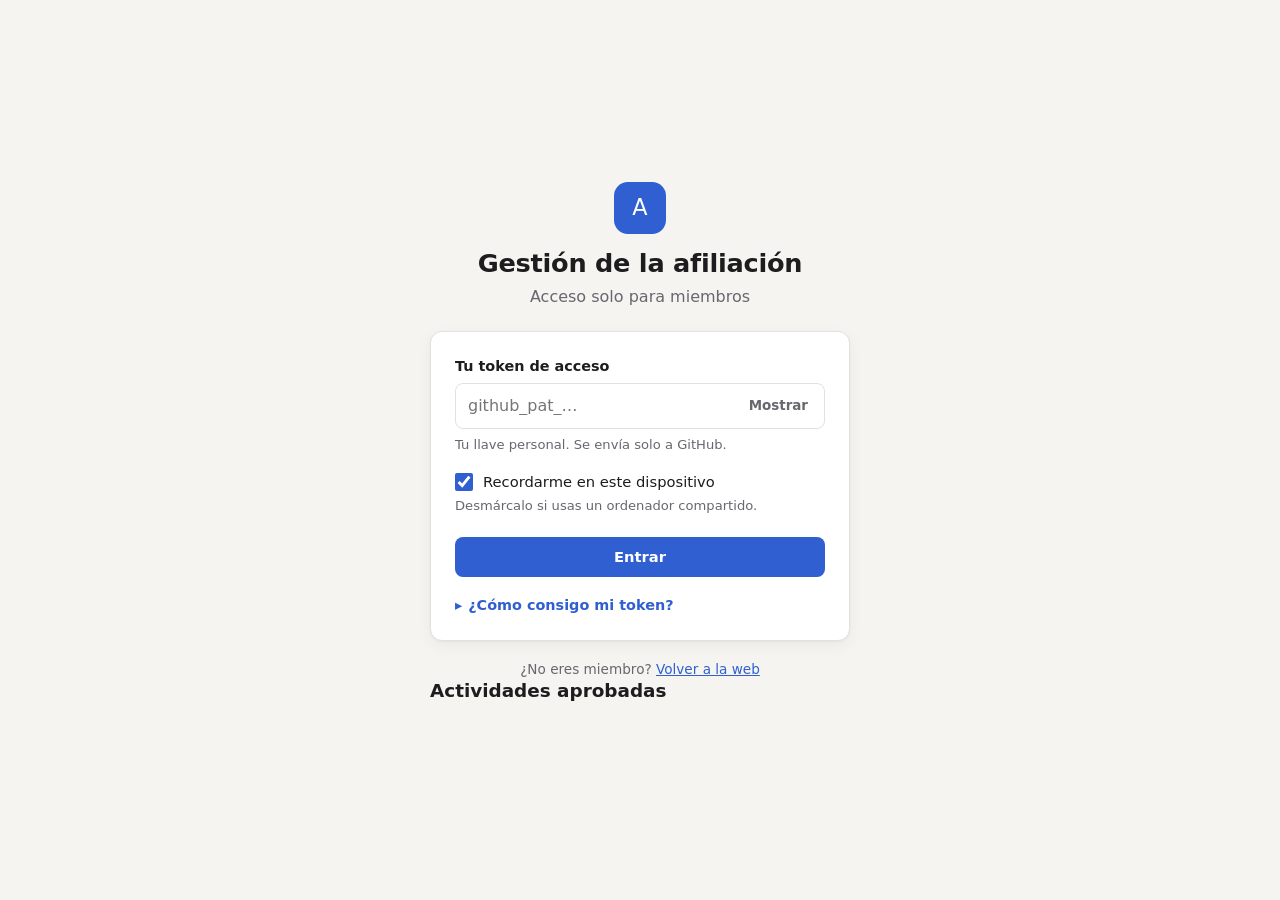
<file: index.html>
<!doctype html>
<html lang="es">
<head>
  <meta charset="utf-8">
  <meta name="viewport" content="width=device-width, initial-scale=1">
  <meta name="robots" content="noindex">
  <title>Acceso · Gestión de la afiliación</title>
  <script src="js/funcionesAcceso.js" defer></script>
  <link rel="stylesheet" href="css/estilos.css">
</head>
<body>
  <main class="pagina-login">
    <div class="login">

      <header class="login-cabecera">
        <div class="marca-logo" aria-hidden="true">A</div>
        <h1>Gestión de la afiliación</h1>
        <p>Acceso solo para miembros</p>
      </header>

      <form id="form-login" class="tarjeta" novalidate>
        <div class="tarjeta-cuerpo">

          <!-- Mensaje de error: quita "hidden" y cambia el texto cuando falle el acceso -->
          <div id="login-error" class="aviso error" role="alert" hidden>
            <span id="login-error-texto">No tienes acceso. Pide que te añadan a la afiliación en GitHub.</span>
          </div>

          <div class="campo">
            <label class="etiqueta" for="input-token">Tu token de acceso</label>
            <div class="con-boton">
              <input id="input-token" name="token" type="password" autocomplete="off"
                     spellcheck="false" autocapitalize="off" placeholder="github_pat_…" required>
              <!-- Cambia el type del input entre "password" y "text" -->
              <button id="btn-mostrar-token" class="boton fantasma pequeno" type="button" aria-pressed="false">Mostrar</button>
            </div>
            <span class="ayuda">Tu llave personal. Se envía solo a GitHub.</span>
          </div>

          <div class="login-opciones">
            <label class="casilla">
              <input id="check-recordar" type="checkbox" checked>
              Recordarme en este dispositivo
            </label>
            <span class="ayuda">Desmárcalo si usas un ordenador compartido.</span>
          </div>

          <!-- Mientras compruebas el token: disabled + aria-busy="true" y texto "Comprobando…" -->
          <button id="btn-entrar" class="boton ancho" type="submit">Entrar</button>

          <details class="ayuda-token">
            <summary>¿Cómo consigo mi token?</summary>
            <ol>
              <li>En GitHub, pulsa tu foto → <strong>Settings</strong> → <strong>Developer settings</strong>.</li>
              <li><strong>Personal access tokens</strong> → <strong>Fine-grained tokens</strong> → <strong>Generate new token</strong>.</li>
              <li>En <strong>Resource owner</strong> elige la organización de la afiliación.</li>
              <li><strong>Repository access</strong>: <em>Only select repositories</em> → <code>actividades</code>.</li>
              <li><strong>Permissions</strong> → <strong>Issues</strong>: <em>Read and write</em>.</li>
              <li>Pulsa <strong>Generate token</strong>, cópialo y pégalo aquí.</li>
            </ol>
          </details>

        </div>
      </form>

      <p class="login-pie">¿No eres miembro? <a href="../">Volver a la web</a></p>

      <section class="bloque">
        <h2>Actividades aprobadas</h2>
        <ul id="lista-actividades" class="lista-actividades"></ul>
      </section>
    </div>
  </main>
</body>
</html>
</file>
<file: css/estilos.css>
/* ==========================================================================
   Gestión de la afiliación · estilos comunes
   Páginas: login.html · nueva-solicitud.html · mis-solicitudes.html · admin.html
   ========================================================================== */

/* ---------- Colores y medidas (cámbialos aquí para toda la web) ---------- */
:root {
  --fondo: #f5f4f0;
  --panel: #ffffff;
  --panel-2: #faf9f6;
  --texto: #1d1d1f;
  --suave: #67676f;
  --borde: #e3e1db;
  --acento: #2f5fd0;
  --acento-suave: #e8eefc;
  --acento-texto: #ffffff;

  --ok: #1f7a44;        --ok-fondo: #e4f3ea;        --ok-borde: #b9dec7;
  --aviso: #8a5b00;     --aviso-fondo: #fdf1d8;     --aviso-borde: #efd499;
  --peligro: #b3261e;   --peligro-fondo: #fbe6e3;   --peligro-borde: #efbcb5;

  --radio: 12px;
  --radio-sm: 8px;
  --sombra: 0 1px 2px rgba(0,0,0,.04), 0 4px 16px rgba(0,0,0,.05);
  --ancho: 1040px;
}

@media (prefers-color-scheme: dark) {
  :root {
    --fondo: #121214;
    --panel: #1b1b1e;
    --panel-2: #202024;
    --texto: #ececef;
    --suave: #9d9da6;
    --borde: #2e2e33;
    --acento: #6b93ff;
    --acento-suave: #1d2744;
    --acento-texto: #0d1020;

    --ok: #7fd3a0;        --ok-fondo: #15301f;        --ok-borde: #245239;
    --aviso: #f0c46b;     --aviso-fondo: #32280f;     --aviso-borde: #5a4719;
    --peligro: #f1958c;   --peligro-fondo: #3a1a17;   --peligro-borde: #632b25;

    --sombra: 0 1px 2px rgba(0,0,0,.3), 0 4px 16px rgba(0,0,0,.25);
  }
}

/* ---------- Base ---------- */
*, *::before, *::after { box-sizing: border-box; }
[hidden] { display: none !important; }

html { -webkit-text-size-adjust: 100%; }
body {
  margin: 0;
  background: var(--fondo);
  color: var(--texto);
  font-family: system-ui, -apple-system, "Segoe UI", Roboto, sans-serif;
  font-size: 16px;
  line-height: 1.5;
}
a { color: var(--acento); }
h1, h2, h3 { line-height: 1.2; margin: 0; }
h1 { font-size: 1.6rem; letter-spacing: -0.01em; }
h2 { font-size: 1.15rem; }
h3 { font-size: 1.05rem; }
p { margin: 0; }

.visualmente-oculto {
  position: absolute; width: 1px; height: 1px; overflow: hidden;
  clip: rect(0 0 0 0); white-space: nowrap;
}

/* ---------- Roles ----------
   Pon en <body> la clase "rol-admin" o "rol-miembro" según responda GitHub.
   Todo lo que lleve el atributo data-solo-admin se oculta a los miembros. */
body:not(.rol-admin) [data-solo-admin] { display: none !important; }

/* ---------- Barra superior ---------- */
.barra {
  position: sticky; top: 0; z-index: 20;
  background: color-mix(in srgb, var(--panel) 92%, transparent);
  backdrop-filter: saturate(1.4) blur(8px);
  border-bottom: 1px solid var(--borde);
}
.barra-interior {
  max-width: var(--ancho); margin: 0 auto; padding: 10px 16px;
  display: flex; align-items: center; gap: 16px; flex-wrap: wrap;
}
.marca {
  display: flex; align-items: center; gap: 10px;
  font-weight: 700; color: var(--texto); text-decoration: none; white-space: nowrap;
}
.marca-logo {
  width: 30px; height: 30px; border-radius: 8px;
  display: grid; place-items: center;
  background: var(--acento); color: var(--acento-texto); font-size: .9rem;
}
.menu {
  display: flex; gap: 2px; flex: 1; min-width: 0;
  overflow-x: auto; scrollbar-width: none;
}
.menu::-webkit-scrollbar { display: none; }
.menu a {
  padding: 8px 12px; border-radius: var(--radio-sm);
  color: var(--suave); text-decoration: none; font-weight: 500; white-space: nowrap;
}
.menu a:hover { background: var(--panel-2); color: var(--texto); }
.menu a[aria-current="page"] { background: var(--acento-suave); color: var(--acento); font-weight: 600; }

.usuario { display: flex; align-items: center; gap: 10px; }
.avatar {
  width: 32px; height: 32px; border-radius: 50%;
  display: grid; place-items: center; flex: none; overflow: hidden;
  background: var(--acento-suave); color: var(--acento); font-weight: 700; font-size: .85rem;
}
.avatar img { width: 100%; height: 100%; object-fit: cover; }
.usuario-datos { display: flex; flex-direction: column; line-height: 1.2; }
.usuario-nombre { font-weight: 600; font-size: .9rem; }
.usuario-rol { font-size: .75rem; color: var(--suave); }

@media (max-width: 720px) {
  .barra-interior { gap: 8px 12px; }
  .menu { order: 3; flex-basis: 100%; }
  .usuario { margin-left: auto; }
  .usuario-datos { display: none; }
}

/* ---------- Contenido ---------- */
.contenido { max-width: var(--ancho); margin: 0 auto; padding: 28px 16px 72px; }
.contenido-estrecho { max-width: 720px; }

.cabecera-pagina {
  display: flex; flex-wrap: wrap; align-items: flex-end; justify-content: space-between;
  gap: 12px; margin-bottom: 20px;
}
.subtitulo { color: var(--suave); margin-top: 4px; }

/* ---------- Botones ---------- */
.boton {
  display: inline-flex; align-items: center; justify-content: center; gap: 6px;
  font: inherit; font-weight: 600; font-size: .92rem; line-height: 1.2;
  padding: 10px 16px; border-radius: var(--radio-sm);
  border: 1px solid transparent; cursor: pointer; white-space: nowrap;
  background: var(--acento); color: var(--acento-texto); text-decoration: none;
  transition: filter .15s, background .15s;
}
.boton:hover { filter: brightness(1.07); }
.boton:focus-visible { outline: 2px solid var(--acento); outline-offset: 2px; }
.boton:disabled, .boton[aria-busy="true"] { opacity: .55; cursor: not-allowed; }
.boton.secundario { background: var(--panel); color: var(--texto); border-color: var(--borde); }
.boton.secundario:hover { background: var(--panel-2); filter: none; }
.boton.fantasma { background: transparent; color: var(--suave); }
.boton.fantasma:hover { background: var(--panel-2); color: var(--texto); filter: none; }
.boton.ok { background: var(--ok); color: #fff; }
.boton.peligro { background: transparent; color: var(--peligro); border-color: var(--peligro-borde); }
.boton.peligro:hover { background: var(--peligro-fondo); filter: none; }
.boton.pequeno { padding: 6px 11px; font-size: .84rem; }
.boton.ancho { width: 100%; }
@media (prefers-color-scheme: dark) { .boton.ok { color: #0e1f14; } }

/* ---------- Formularios ---------- */
.campo { display: flex; flex-direction: column; gap: 6px; }
.campo + .campo, .fila-campos + .campo, .campo + .fila-campos, .fila-campos + .fila-campos { margin-top: 18px; }
.etiqueta { font-weight: 600; font-size: .9rem; }
.obligatorio { color: var(--peligro); margin-left: 2px; }
.ayuda { font-size: .82rem; color: var(--suave); }
.error-campo { font-size: .82rem; color: var(--peligro); }

input[type="text"], input[type="password"], input[type="search"], input[type="date"],
input[type="time"], input[type="email"], input[type="url"], select, textarea {
  width: 100%; font: inherit; color: var(--texto);
  background: var(--panel); border: 1px solid var(--borde); border-radius: var(--radio-sm);
  padding: 10px 12px; min-height: 44px;
}
textarea { min-height: 140px; resize: vertical; }
input:focus, select:focus, textarea:focus { outline: 2px solid var(--acento); outline-offset: 0; border-color: transparent; }
[aria-invalid="true"] { border-color: var(--peligro) !important; }

.fila-campos { display: grid; grid-template-columns: repeat(auto-fit, minmax(180px, 1fr)); gap: 18px; }
.fila-campos > .campo { margin-top: 0 !important; }

.casilla { display: flex; align-items: center; gap: 10px; cursor: pointer; font-size: .92rem; }
.casilla input { width: 18px; height: 18px; accent-color: var(--acento); margin: 0; }

.con-boton { position: relative; }
.con-boton input { padding-right: 88px; }
.con-boton .boton { position: absolute; right: 5px; top: 50%; transform: translateY(-50%); }

/* ---------- Tarjetas y avisos ---------- */
.tarjeta {
  background: var(--panel); border: 1px solid var(--borde);
  border-radius: var(--radio); box-shadow: var(--sombra);
}
.tarjeta-cuerpo { padding: 24px; }
.tarjeta-pie {
  padding: 16px 24px; border-top: 1px solid var(--borde); background: var(--panel-2);
  border-radius: 0 0 var(--radio) var(--radio);
  display: flex; flex-wrap: wrap; gap: 10px; justify-content: flex-end;
}
@media (max-width: 560px) {
  .tarjeta-cuerpo { padding: 18px; }
  .tarjeta-pie { padding: 14px 18px; }
  .tarjeta-pie .boton { flex: 1; }
}

.aviso {
  display: flex; gap: 10px; align-items: flex-start;
  padding: 12px 14px; border-radius: var(--radio-sm);
  background: var(--acento-suave); color: var(--texto); font-size: .9rem;
  border: 1px solid color-mix(in srgb, var(--acento) 25%, transparent);
}
.aviso-icono { flex: none; font-size: 1rem; line-height: 1.4; }
.aviso.ok { background: var(--ok-fondo); border-color: var(--ok-borde); }
.aviso.error { background: var(--peligro-fondo); border-color: var(--peligro-borde); }
.aviso.atencion { background: var(--aviso-fondo); border-color: var(--aviso-borde); }

/* ---------- Estados (chips) ---------- */
.chip {
  display: inline-flex; align-items: center; gap: 6px;
  padding: 3px 10px; border-radius: 999px; font-size: .76rem; font-weight: 600;
  border: 1px solid var(--borde); background: var(--panel-2); color: var(--suave);
  white-space: nowrap;
}
.chip::before { content: ""; width: 7px; height: 7px; border-radius: 50%; background: currentColor; display: none; }
.chip.pendiente { background: var(--aviso-fondo); border-color: var(--aviso-borde); color: var(--aviso); }
.chip.aprobada  { background: var(--ok-fondo); border-color: var(--ok-borde); color: var(--ok); }
.chip.rechazada { background: var(--peligro-fondo); border-color: var(--peligro-borde); color: var(--peligro); }
.chip.pendiente::before, .chip.aprobada::before, .chip.rechazada::before { display: block; }

/* ---------- Filtros y pestañas ---------- */
.barra-herramientas {
  display: flex; flex-wrap: wrap; gap: 10px; align-items: center; margin-bottom: 16px;
}
.barra-herramientas .buscador { flex: 1; min-width: 200px; }

.filtros { display: flex; gap: 6px; flex-wrap: wrap; }
.filtro {
  font: inherit; font-size: .88rem; font-weight: 500; cursor: pointer;
  padding: 7px 12px; border-radius: 999px;
  border: 1px solid var(--borde); background: var(--panel); color: var(--suave);
}
.filtro:hover { color: var(--texto); }
.filtro[aria-pressed="true"] { background: var(--texto); border-color: var(--texto); color: var(--fondo); }

.pestanas {
  display: flex; gap: 4px; margin-bottom: 18px;
  border-bottom: 1px solid var(--borde); overflow-x: auto; scrollbar-width: none;
}
.pestanas::-webkit-scrollbar { display: none; }
.pestana {
  font: inherit; font-weight: 500; color: var(--suave); cursor: pointer; white-space: nowrap;
  background: none; border: 0; border-bottom: 2px solid transparent;
  padding: 10px 14px; margin-bottom: -1px;
}
.pestana:hover { color: var(--texto); }
.pestana[aria-selected="true"] { color: var(--texto); border-bottom-color: var(--acento); font-weight: 600; }

.contador {
  display: inline-block; min-width: 22px; padding: 1px 7px; margin-left: 6px;
  border-radius: 999px; background: var(--borde); color: var(--texto);
  font-size: .74rem; font-weight: 600; text-align: center;
}
.pestana[aria-selected="true"] .contador { background: var(--acento); color: var(--acento-texto); }

/* ---------- Lista de solicitudes ---------- */
.lista { display: flex; flex-direction: column; gap: 12px; }

.solicitud {
  background: var(--panel); border: 1px solid var(--borde); border-radius: var(--radio);
  padding: 18px 20px; display: grid; grid-template-columns: 1fr auto; gap: 16px;
}
.solicitud-cabecera { display: flex; flex-wrap: wrap; align-items: center; gap: 8px; margin-bottom: 6px; }
.solicitud-id { font-size: .8rem; color: var(--suave); }
.solicitud h3 { margin-bottom: 8px; overflow-wrap: anywhere; }
.solicitud-datos {
  display: flex; flex-wrap: wrap; gap: 4px 16px; margin: 0 0 10px; padding: 0; list-style: none;
  font-size: .88rem; color: var(--suave);
}
.solicitud-datos li { display: flex; align-items: center; gap: 6px; }
.solicitud-descripcion {
  font-size: .94rem; overflow-wrap: anywhere;
  display: -webkit-box; -webkit-line-clamp: 3; -webkit-box-orient: vertical; overflow: hidden;
}
.solicitud-autor { font-size: .82rem; color: var(--suave); margin-top: 10px; }
.solicitud-motivo {
  margin-top: 12px; padding: 10px 12px; border-radius: var(--radio-sm);
  background: var(--peligro-fondo); border: 1px solid var(--peligro-borde); font-size: .88rem;
}
.solicitud-motivo strong { color: var(--peligro); }
.solicitud-acciones {
  display: flex; flex-direction: column; gap: 8px; align-items: stretch; min-width: 140px;
}
@media (max-width: 640px) {
  .solicitud { grid-template-columns: 1fr; padding: 16px; }
  .solicitud-acciones { flex-direction: row; flex-wrap: wrap; min-width: 0; }
  .solicitud-acciones .boton { flex: 1; }
}

/* ---------- Estadísticas (admin) ---------- */
.estadisticas {
  display: grid; grid-template-columns: repeat(auto-fit, minmax(160px, 1fr)); gap: 12px; margin-bottom: 24px;
}
.estadistica {
  background: var(--panel); border: 1px solid var(--borde); border-radius: var(--radio); padding: 14px 16px;
}
.estadistica-valor { font-size: 1.7rem; font-weight: 700; line-height: 1.1; }
.estadistica-nombre { font-size: .84rem; color: var(--suave); margin-top: 2px; }
.estadistica.pendiente .estadistica-valor { color: var(--aviso); }
.estadistica.aprobada .estadistica-valor { color: var(--ok); }
.estadistica.rechazada .estadistica-valor { color: var(--peligro); }

.publicacion {
  display: flex; flex-wrap: wrap; align-items: center; justify-content: space-between; gap: 12px;
  padding: 14px 16px; margin-bottom: 20px;
  background: var(--panel); border: 1px solid var(--borde); border-radius: var(--radio);
}
.publicacion-texto { font-size: .9rem; }
.publicacion-texto span { color: var(--suave); }

/* ---------- Estado vacío / cargando ---------- */
.vacio {
  text-align: center; padding: 48px 16px; color: var(--suave);
  border: 1px dashed var(--borde); border-radius: var(--radio);
}
.vacio-icono { font-size: 2rem; margin-bottom: 8px; }
.vacio h3 { color: var(--texto); margin-bottom: 6px; }
.vacio .boton { margin-top: 16px; }

.cargando { display: flex; justify-content: center; padding: 40px; }
.girando {
  width: 28px; height: 28px; border-radius: 50%;
  border: 3px solid var(--borde); border-top-color: var(--acento);
  animation: girar .8s linear infinite;
}
@keyframes girar { to { transform: rotate(360deg); } }

/* ---------- Login ---------- */
.pagina-login {
  min-height: 100vh; min-height: 100dvh;
  display: grid; place-items: center; padding: 24px 16px;
}
.login { width: 100%; max-width: 420px; }
.login-cabecera { text-align: center; margin-bottom: 22px; }
.login-cabecera .marca-logo { width: 52px; height: 52px; border-radius: 14px; font-size: 1.4rem; margin: 0 auto 14px; }
.login-cabecera p { color: var(--suave); margin-top: 6px; }
.login form .aviso { margin-bottom: 18px; }
.login-opciones { margin: 16px 0 20px; }

.ayuda-token { margin-top: 18px; font-size: .9rem; }
.ayuda-token summary {
  cursor: pointer; color: var(--acento); font-weight: 600; list-style: none;
  display: flex; align-items: center; gap: 6px;
}
.ayuda-token summary::-webkit-details-marker { display: none; }
.ayuda-token summary::before { content: "▸"; transition: transform .15s; }
.ayuda-token[open] summary::before { transform: rotate(90deg); }
.ayuda-token ol { margin: 12px 0 0; padding-left: 20px; color: var(--suave); }
.ayuda-token li + li { margin-top: 6px; }
.ayuda-token code {
  font-size: .85em; background: var(--panel-2); border: 1px solid var(--borde);
  padding: 1px 5px; border-radius: 5px; color: var(--texto);
}
.login-pie { text-align: center; margin-top: 18px; font-size: .85rem; color: var(--suave); }

/* ---------- Diálogo (rechazar con motivo) ---------- */
dialog {
  width: min(480px, calc(100% - 32px)); padding: 0; border: 1px solid var(--borde);
  border-radius: var(--radio); background: var(--panel); color: var(--texto); box-shadow: var(--sombra);
}
dialog::backdrop { background: rgba(0,0,0,.45); }
.dialogo-cuerpo { padding: 22px 24px; }
.dialogo-cuerpo h2 { margin-bottom: 6px; }
.dialogo-cuerpo > p { color: var(--suave); margin-bottom: 16px; }

/* ---------- Notificación flotante ---------- */
.toast {
  position: fixed; left: 50%; bottom: 20px; transform: translateX(-50%); z-index: 50;
  max-width: calc(100% - 32px); padding: 11px 16px; border-radius: var(--radio-sm);
  background: var(--texto); color: var(--fondo); font-size: .92rem; box-shadow: var(--sombra);
}
.toast.ok { background: var(--ok); color: #fff; }
.toast.error { background: var(--peligro); color: #fff; }
</file>
